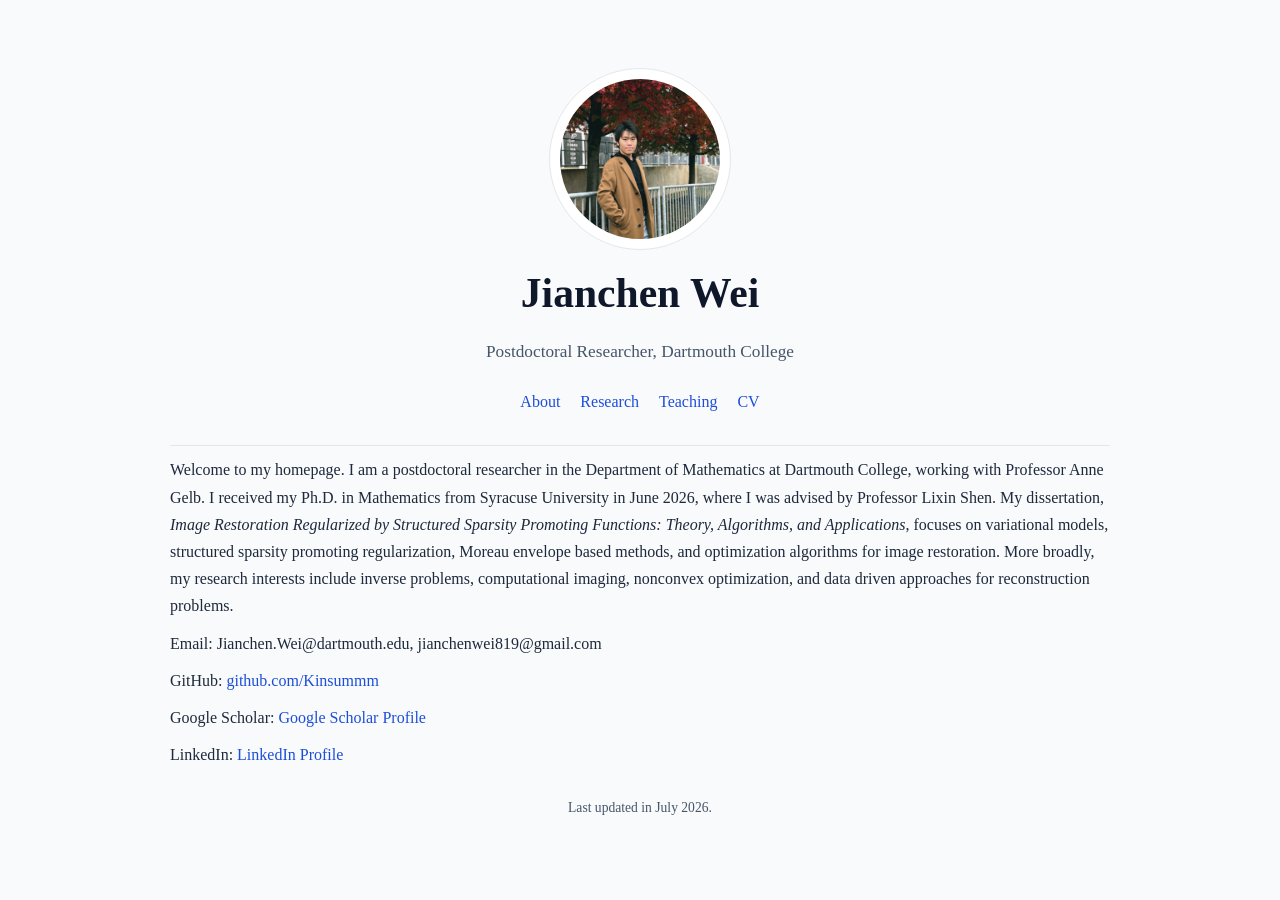
<file: index.html>
<!DOCTYPE html>
<html lang="en">
<head>
  <meta charset="UTF-8" />
  <meta name="viewport" content="width=device-width, initial-scale=1.0" />
  <title>Jianchen Wei | About</title>
  <link rel="stylesheet" href="style.css">
</head>
<body>
  <div class="container">
    <header>
      <div class="top">
        <div class="profile">
          <div class="photo">
            <img src="profile.jpg" alt="Profile photo" />
          </div>
          <h1 class="name">Jianchen Wei</h1>
          <p class="subtitle">Postdoctoral Researcher, Dartmouth College</p>
        </div>
        <nav class="top-nav">
          <a href="index.html">About</a>
          <a href="research.html">Research</a>
          <a href="teaching.html">Teaching</a>
          <a href="Postdoc_JianchenWei_CV.pdf" target="_blank">CV</a>
        </nav>
      </div>
    </header>


      <p>
      Welcome to my homepage. 
      I am a postdoctoral researcher in the Department of Mathematics at Dartmouth College, working with Professor Anne Gelb. 
      I received my Ph.D. in Mathematics from Syracuse University in June 2026, where I was advised by Professor Lixin Shen. 
      My dissertation, <em>Image Restoration Regularized by Structured Sparsity Promoting Functions: Theory, Algorithms, and Applications</em>, focuses on variational models, structured sparsity promoting regularization, Moreau envelope based methods, and optimization algorithms for image restoration. 
      More broadly, my research interests include inverse problems, computational imaging, nonconvex optimization, and data driven approaches for reconstruction problems.
    </p>
      <p>
        Email: Jianchen.Wei@dartmouth.edu, jianchenwei819@gmail.com
      </p>
      <p>
        GitHub: <a href="https://github.com/Kinsummm" target="_blank">github.com/Kinsummm</a>
      </p>
      <p>
        Google Scholar: <a href="https://scholar.google.com/citations?user=dxs32J8AAAAJ" target="_blank">Google Scholar Profile</a>
      </p>
      <p>
        LinkedIn: <a href="https://www.linkedin.com/in/jianchen-wei/" target="_blank">LinkedIn Profile</a>
      </p>


    <footer>
      <p>Last updated in July 2026.</p>
    </footer>
  </div>
</body>
</html>
</file>
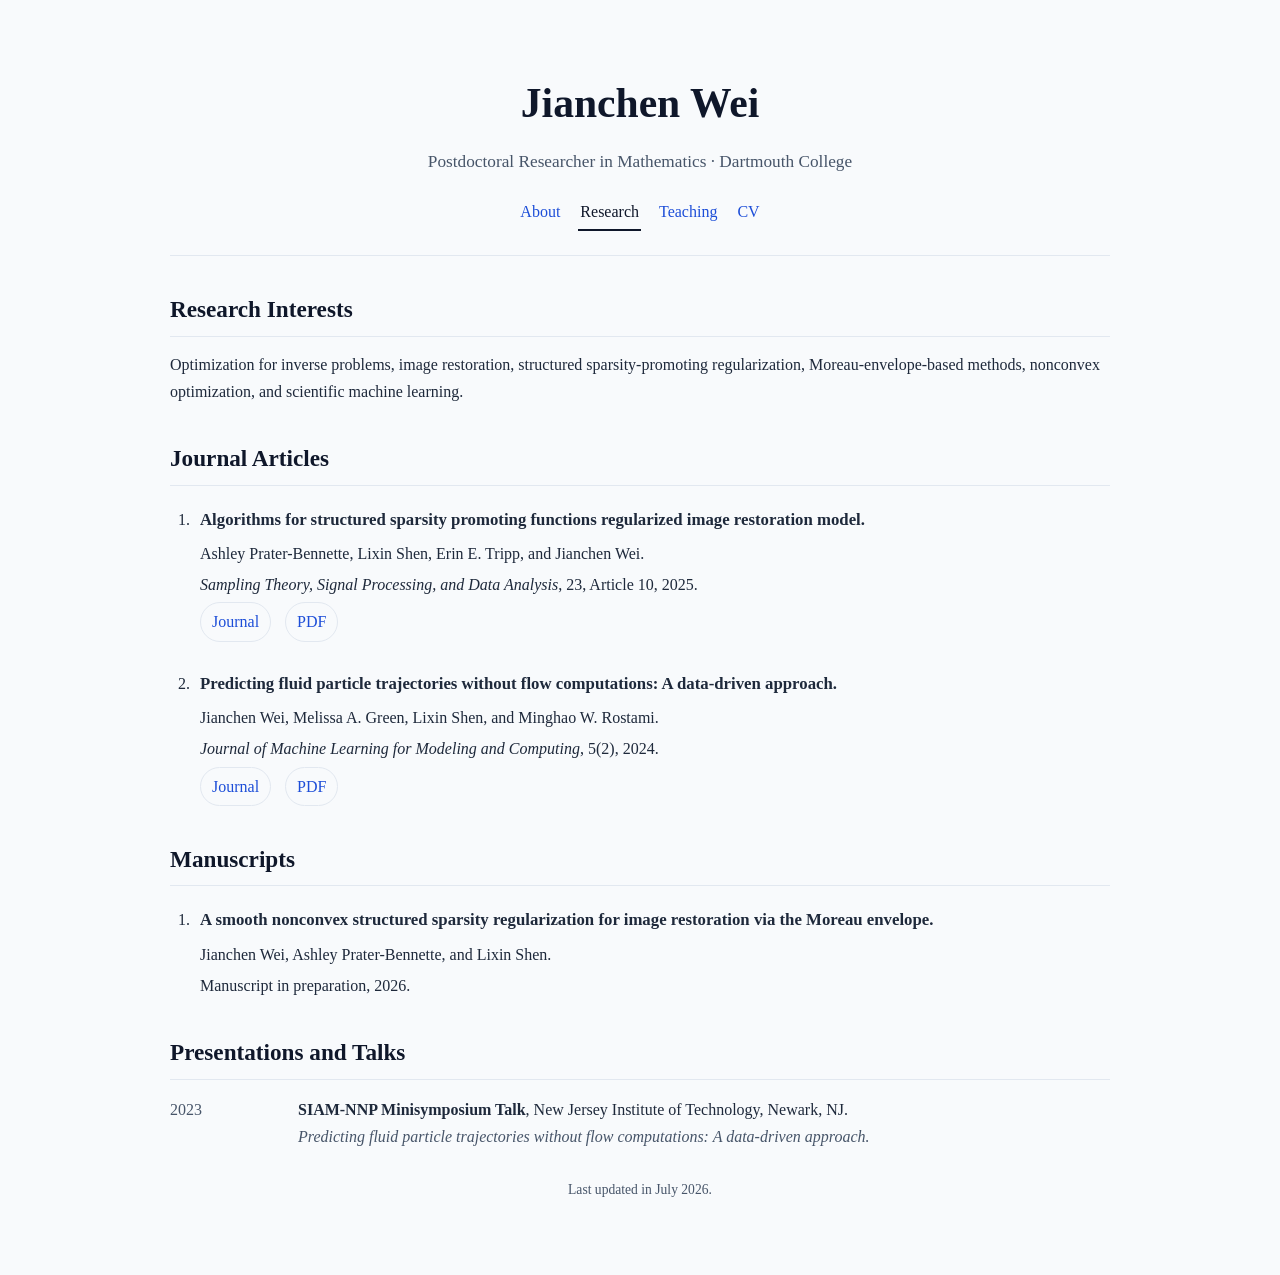
<file: research.html>
<!DOCTYPE html>
<html lang="en">
<head>
  <meta charset="UTF-8" />
  <meta name="viewport" content="width=device-width, initial-scale=1.0" />
  <meta name="description" content="Research and publications by Jianchen Wei." />
  <title>Jianchen Wei | Research</title>
  <link rel="stylesheet" href="style.css" />
</head>
<body class="research-page">
  <div class="container">
    <header>
      <h1>Jianchen Wei</h1>
      <p class="subtitle">Postdoctoral Researcher in Mathematics · Dartmouth College</p>
      <nav aria-label="Main navigation">
        <a href="index.html">About</a>
        <a class="active" href="research.html">Research</a>
        <a href="teaching.html">Teaching</a>
        <a href="CV.pdf" target="_blank" rel="noopener">CV</a>
      </nav>
    </header>

    <main>
      <section>
        <h2>Research Interests</h2>
        <p>Optimization for inverse problems, image restoration, structured sparsity-promoting regularization, Moreau-envelope-based methods, nonconvex optimization, and scientific machine learning.</p>
      </section>

      <section>
        <h2>Journal Articles</h2>
        <ol class="publication-list">
          <li>
            <div class="paper-title">Algorithms for structured sparsity promoting functions regularized image restoration model.</div>
            <div class="paper-authors">Ashley Prater-Bennette, Lixin Shen, Erin E. Tripp, and Jianchen Wei.</div>
            <div class="paper-venue"><em>Sampling Theory, Signal Processing, and Data Analysis</em>, 23, Article 10, 2025.</div>
            <div class="paper-links"><a href="https://link.springer.com/article/10.1007/s43670-025-00102-7" target="_blank" rel="noopener">Journal</a><a href="https://link.springer.com/content/pdf/10.1007/s43670-025-00102-7.pdf" target="_blank" rel="noopener">PDF</a></div>
          </li>
          <li>
            <div class="paper-title">Predicting fluid particle trajectories without flow computations: A data-driven approach.</div>
            <div class="paper-authors">Jianchen Wei, Melissa A. Green, Lixin Shen, and Minghao W. Rostami.</div>
            <div class="paper-venue"><em>Journal of Machine Learning for Modeling and Computing</em>, 5(2), 2024.</div>
            <div class="paper-links"><a href="https://www.dl.begellhouse.com/journals/558048804a15188a,65c7e3224e2d00e0,539c766e1890e8cd.html" target="_blank" rel="noopener">Journal</a><a href="https://www.dl.begellhouse.com/download/article/539c766e1890e8cd/JMLMC0502(3)-52000.pdf" target="_blank" rel="noopener">PDF</a></div>
          </li>
        </ol>
      </section>

      <section>
        <h2>Manuscripts</h2>
        <ol class="publication-list">
          <li>
            <div class="paper-title">A smooth nonconvex structured sparsity regularization for image restoration via the Moreau envelope.</div>
            <div class="paper-authors">Jianchen Wei, Ashley Prater-Bennette, and Lixin Shen.</div>
            <div class="paper-venue">Manuscript in preparation, 2026.</div>
          </li>
        </ol>
      </section>

      <section>
        <h2>Presentations and Talks</h2>
        <div class="timeline-item">
          <span class="date">2023</span>
          <div><strong>SIAM-NNP Minisymposium Talk</strong>, New Jersey Institute of Technology, Newark, NJ.<br /><span class="muted"><em>Predicting fluid particle trajectories without flow computations: A data-driven approach.</em></span></div>
        </div>
      </section>
    </main>

    <footer><p>Last updated in July 2026.</p></footer>
  </div>
</body>
</html>
</file>
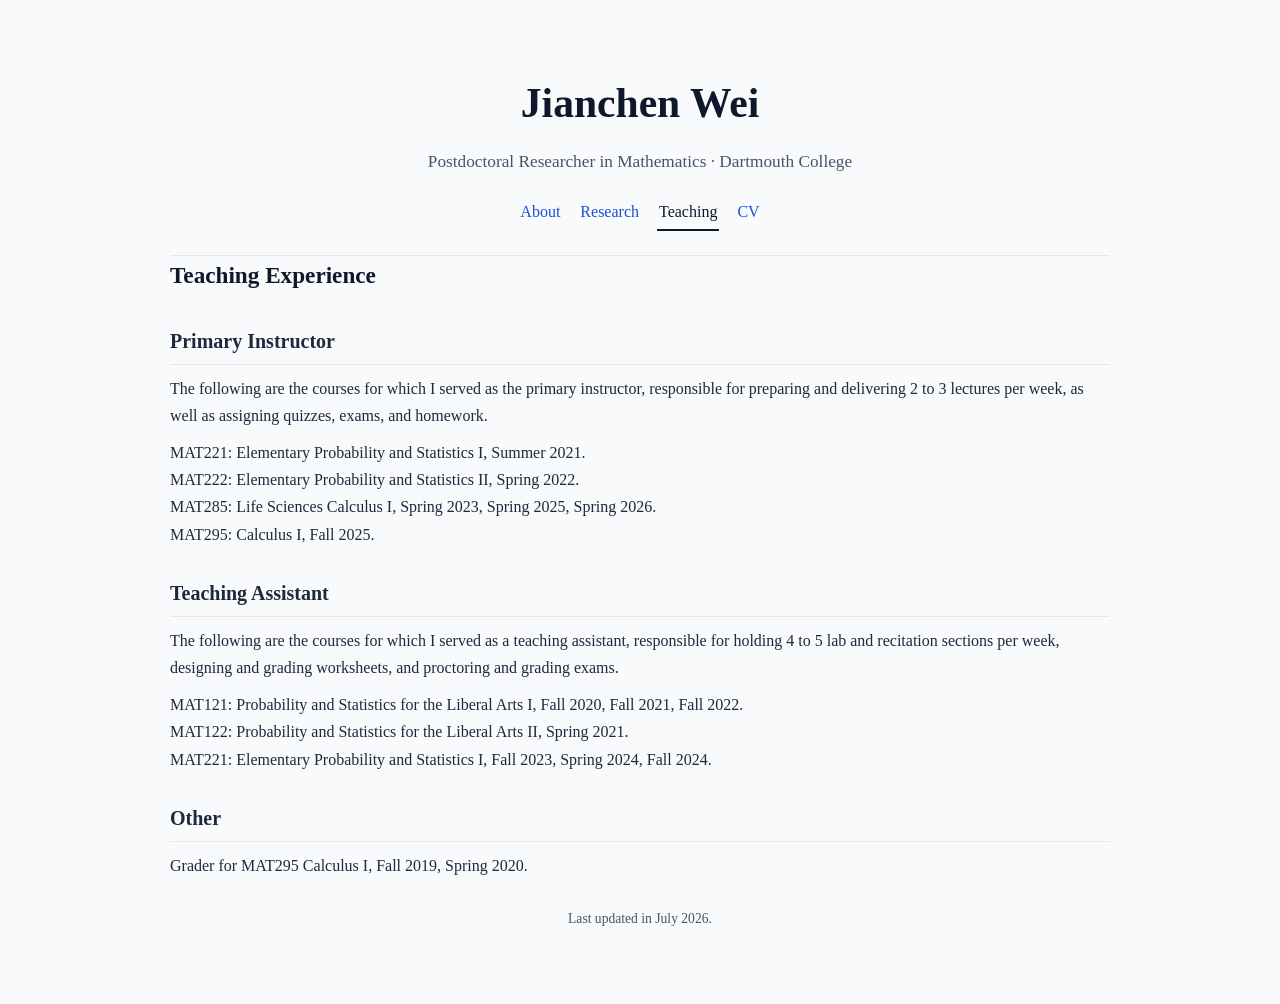
<file: teaching.html>
<!DOCTYPE html>
<html lang="en">
<head>
  <meta charset="UTF-8" />
  <meta name="viewport" content="width=device-width, initial-scale=1.0" />
  <title>Jianchen Wei | Teaching</title>
  <link rel="stylesheet" href="style.css">
</head>
<body>
  <div class="container">
    <header>
      <h1>Jianchen Wei</h1>
      <p class="subtitle">Postdoctoral Researcher in Mathematics · Dartmouth College</p>
      <nav aria-label="Main navigation">
        <a href="index.html">About</a>
        <a href="research.html">Research</a>
        <a class="active" href="teaching.html">Teaching</a>
        <a href="CV.pdf" target="_blank" rel="noopener">CV</a>
      </nav>
    </header>

    <h2>Teaching Experience</h2>

    <h3>Primary Instructor</h3>
    <p>
      The following are the courses for which I served as the primary instructor, responsible for preparing and delivering 2 to 3 lectures per week, as well as assigning quizzes, exams, and homework.
    </p>
    <div class="course-list">
      <div class="course-item">MAT221: Elementary Probability and Statistics I, Summer 2021.</div>
      <div class="course-item">MAT222: Elementary Probability and Statistics II, Spring 2022.</div>
      <div class="course-item">MAT285: Life Sciences Calculus I, Spring 2023, Spring 2025, Spring 2026.</div>
      <div class="course-item">MAT295: Calculus I, Fall 2025.</div>
    </div>

    <h3>Teaching Assistant</h3>
    <p>
      The following are the courses for which I served as a teaching assistant, responsible for holding 4 to 5 lab and recitation sections per week, designing and grading worksheets, and proctoring and grading exams.
    </p>
    <div class="course-list">
      <div class="course-item">MAT121: Probability and Statistics for the Liberal Arts I, Fall 2020, Fall 2021, Fall 2022.</div>
      <div class="course-item">MAT122: Probability and Statistics for the Liberal Arts II, Spring 2021.</div>
      <div class="course-item">MAT221: Elementary Probability and Statistics I, Fall 2023, Spring 2024, Fall 2024.</div>
    </div>

    <h3>Other</h3>
    <div class="course-list">
      <div class="course-item">Grader for MAT295 Calculus I, Fall 2019, Spring 2020.</div>
    </div>

    <footer>
      <p>Last updated in July 2026.</p>
    </footer>
  </div>
</body>
</html>
</file>
<file: style.css>
:root {
  --bg: #f8fafc;
  --card: #ffffff;
  --text: #1e293b;
  --muted: #475569;
  --line: #e2e8f0;
  --accent: #0f172a;
  --link: #1d4ed8;
  --max: 980px;
}

* {
  box-sizing: border-box;
}

body {
  margin: 0;
  font-family: Georgia, "Times New Roman", serif;
  background: var(--bg);
  color: var(--text);
  line-height: 1.7;
}

a {
  color: var(--link);
  text-decoration: none;
}

a:hover {
  text-decoration: underline;
}

.container {
  max-width: var(--max);
  margin: 0 auto;
  padding: 32px 20px 64px;
}

header {
  padding: 36px 0 24px;
  border-bottom: 1px solid var(--line);
  position: relative;
  text-align: center;
}

.name, h1 {
  font-size: 2.6rem;
  margin: 0 0 8px;
  color: var(--accent);
}

.subtitle {
  font-size: 1.08rem;
  color: var(--muted);
  margin: 0 0 18px;
}

.photo {
  background: var(--card);
  border: 1px solid var(--line);
  padding: 10px;
  text-align: center;
  display: inline-block;
  border-radius: 50%;
}

.photo img {
  width: 160px;
  height: 160px;
  border-radius: 50%;
  display: block;
  margin: 0 auto;
  object-fit: cover;
}

.profile {
  text-align: center;
}

nav {
  margin-top: 10px;
  display: flex;
  flex-wrap: wrap;
  gap: 16px;
  font-size: 1rem;
  justify-content: center;
}

nav a {
  padding: 4px 2px;
  border-bottom: 2px solid transparent;
}

nav a.active {
  color: var(--accent);
  border-bottom-color: var(--accent);
}
section {
  margin-top: 34px;
  background: var(--card);
  border: 1px solid var(--line);
  border-radius: 18px;
  padding: 24px;
}

.research-page section {
  background: transparent;
  border: 0;
  border-radius: 0;
  padding: 0;
}

.research-page section h2 {
  border-bottom: 1px solid var(--line);
  padding-bottom: 6px;
}

main {
  margin-top: 30px;
}

.intro {
  font-size: 1.03rem;
}

.timeline-item {
  display: grid;
  grid-template-columns: 110px 1fr;
  gap: 18px;
  margin: 16px 0;
}

.date {
  color: var(--muted);
  font-variant-numeric: tabular-nums;
  margin-right: 12px;
}

.contact-links {
  display: flex;
  flex-wrap: wrap;
  gap: 10px;
}

.contact-links a,
.paper-links a {
  display: inline-block;
  padding: 5px 11px;
  border: 1px solid var(--line);
  border-radius: 999px;
  background: var(--bg);
}

.publication-list li {
  padding-left: 6px;
}

h2 {
  margin: 0 0 14px;
  font-size: 1.45rem;
  color: var(--accent);
}

h3 {
  margin: 28px 0 10px;
  font-size: 1.25rem;
  font-weight: 600;
  border-bottom: 1px solid var(--line);
  padding-bottom: 6px;
}

p {
  margin: 10px 0;
}

ol {
  margin: 0 0 0 24px;
  padding: 0;
}

li {
  margin: 20px 0 28px;
}

.paper-title {
  font-weight: 700;
  font-size: 1.05rem;
  margin-bottom: 6px;
}

.paper-authors,
.paper-venue,
.paper-links {
  margin: 4px 0;
}

.paper-links a {
  margin-right: 14px;
}

.muted {
  color: var(--muted);
}

footer {
  margin-top: 28px;
  text-align: center;
  color: var(--muted);
  font-size: 0.85rem;
}

@media (max-width: 820px) {
  .name, h1 {
    font-size: 2.1rem;
  }
}

@media (max-width: 700px) {
  h1 {
    font-size: 1.9rem;
  }

  .container {
    padding: 18px 14px 42px;
  }

  section {
    padding: 20px;
  }

  .timeline-item {
    grid-template-columns: 1fr;
    gap: 2px;
  }
}
</file>
